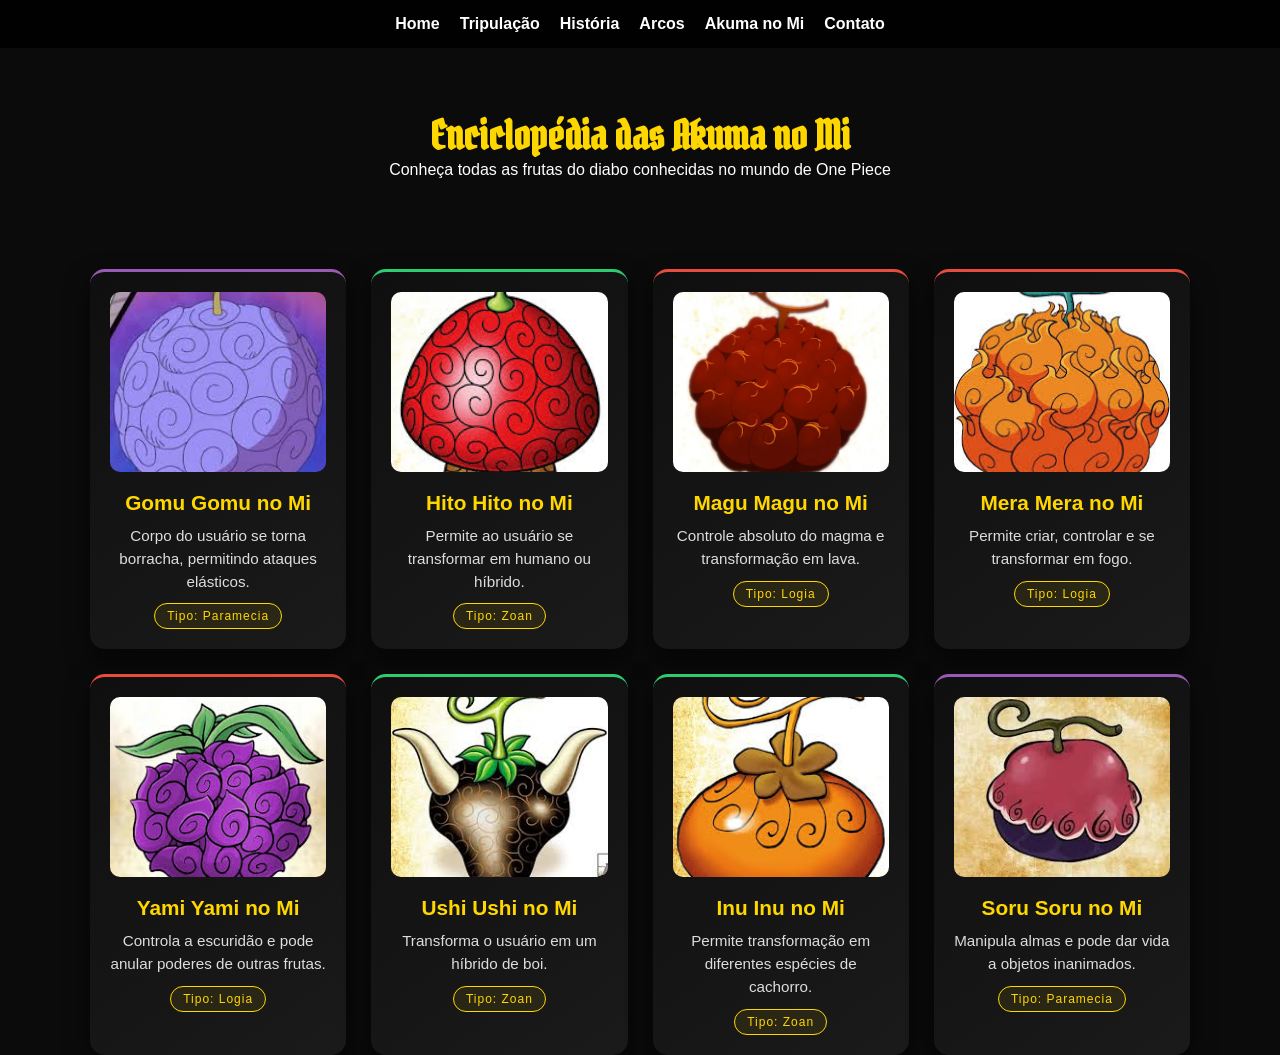
<file: pages/akuma-no-mi.html>
<!DOCTYPE html>
<html lang="pt-br">

<head>
    <meta charset="UTF-8">
    <meta name="viewport" content="width=device-width, initial-scale=1.0">
    <link rel="stylesheet" href="../css/style.css">
    <title>Akuma no Mi - One Piece</title>
</head>

<body>
    <nav class="op-nav">
        <a href="../index.html">Home</a>
        <a href="tripulacao.html">Tripulação</a>
        <a href="historia.html">História</a>
        <a href="arcos.html">Arcos</a>
        <a href="akuma-no-mi.html">Akuma no Mi</a>
        <a href="contato.html">Contato</a>
    </nav>

    <header class="ak-top">

        <div class="ak-titlebox">
            <h1>Enciclopédia das Akuma no Mi</h1>
            <p>Conheça todas as frutas do diabo conhecidas no mundo de One Piece</p>
        </div>


    </header>

    <main class="ak-main">

        <section class="frutas-container">

            <div class="fruta paramecia">
                <img src="../imagens/akumanomi/gomugomu.jpg" alt="Gomu Gomu no Mi">
                <h2>Gomu Gomu no Mi</h2>
                <p>Corpo do usuário se torna borracha, permitindo ataques elásticos.</p>
                <span>Tipo: Paramecia</span>
            </div>

            <div class="fruta zoan">
                <img src="../imagens/akumanomi/hitohito.jpg" alt="Hito Hito no Mi">
                <h2>Hito Hito no Mi</h2>
                <p>Permite ao usuário se transformar em humano ou híbrido.</p>
                <span>Tipo: Zoan</span>
            </div>

            <div class="fruta logia">
                <img src="../imagens/akumanomi/magumagu.webp" alt="Magu Magu no Mi">
                <h2>Magu Magu no Mi</h2>
                <p>Controle absoluto do magma e transformação em lava.</p>
                <span>Tipo: Logia</span>
            </div>

            <div class="fruta logia">
                <img src="../imagens/akumanomi/meramera.jpg" alt="Mera Mera no Mi">
                <h2>Mera Mera no Mi</h2>
                <p>Permite criar, controlar e se transformar em fogo.</p>
                <span>Tipo: Logia</span>
            </div>

            <div class="fruta logia">
                <img src="../imagens/akumanomi/yamiyami.jpg" alt="Yami Yami no Mi">
                <h2>Yami Yami no Mi</h2>
                <p>Controla a escuridão e pode anular poderes de outras frutas.</p>
                <span>Tipo: Logia</span>
            </div>

            <div class="fruta zoan">
                <img src="../imagens/akumanomi/ushiushi.jpg" alt="Ushi Ushi no Mi">
                <h2>Ushi Ushi no Mi</h2>
                <p>Transforma o usuário em um híbrido de boi.</p>
                <span>Tipo: Zoan</span>
            </div>

            <div class="fruta zoan">
                <img src="../imagens/akumanomi/inuinu.jpg" alt="Inu Inu no Mi">
                <h2>Inu Inu no Mi</h2>
                <p>Permite transformação em diferentes espécies de cachorro.</p>
                <span>Tipo: Zoan</span>
            </div>

            <div class="fruta paramecia">
                <img src="../imagens/akumanomi/sorusoru.jpg" alt="Soru Soru no Mi">
                <h2>Soru Soru no Mi</h2>
                <p>Manipula almas e pode dar vida a objetos inanimados.</p>
                <span>Tipo: Paramecia</span>
            </div>

        </section>

    </main>

</body>

</html>
</file>
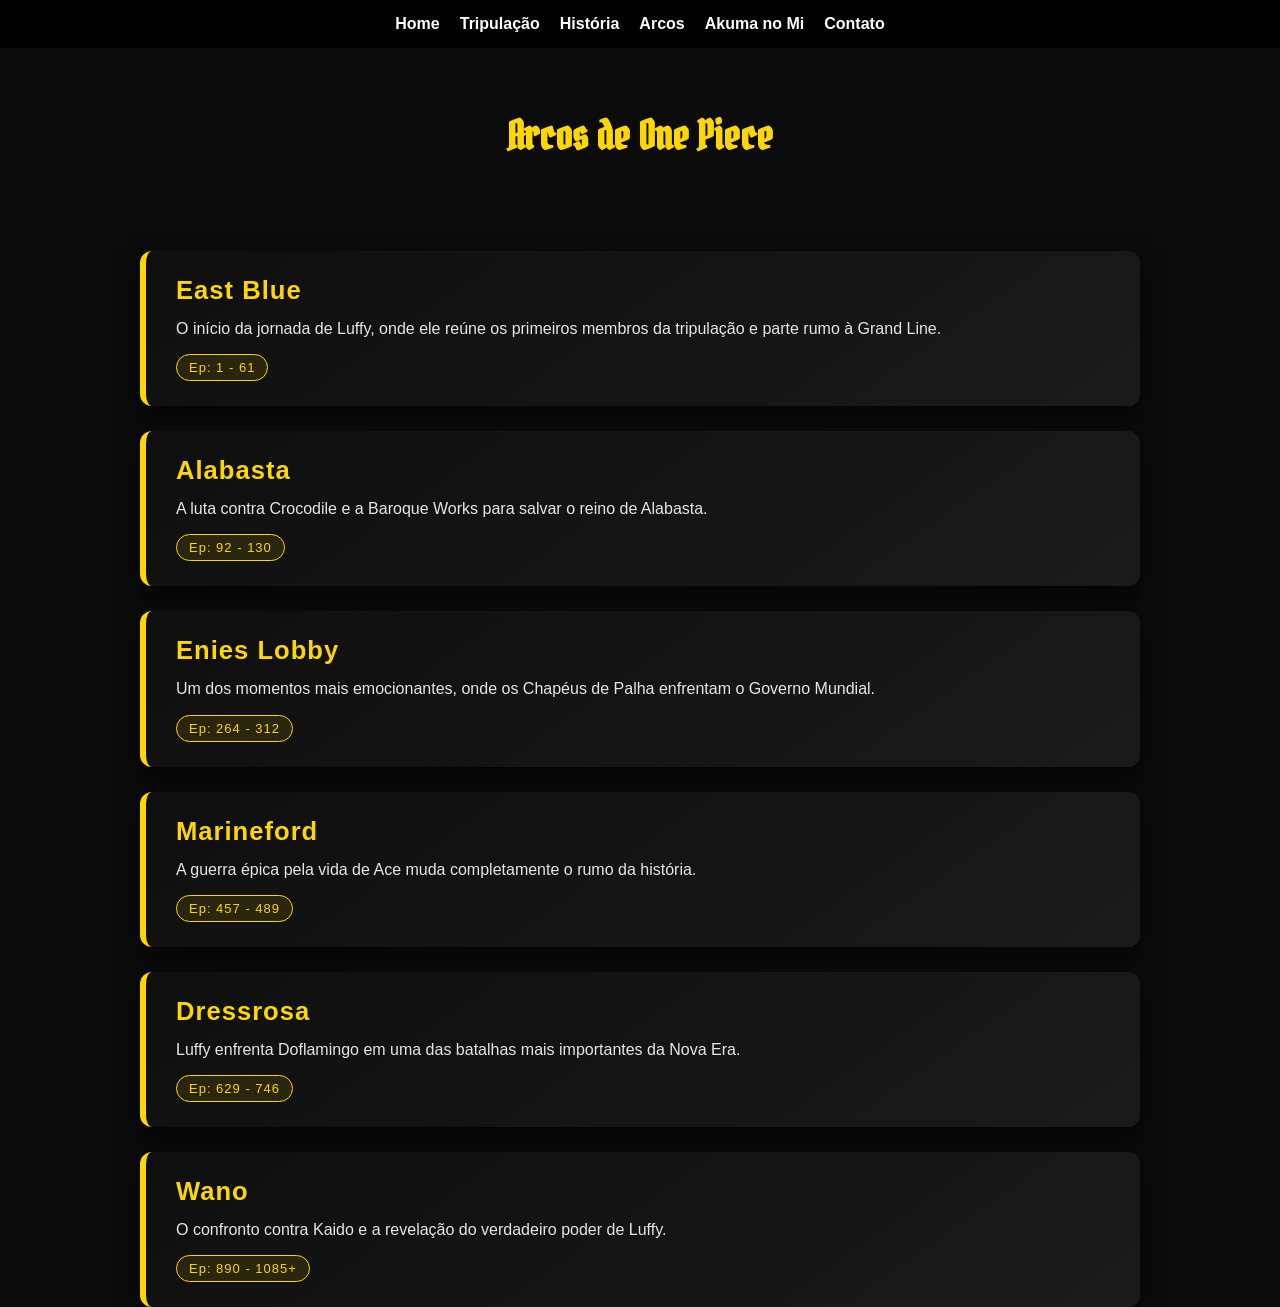
<file: pages/arcos.html>
<!DOCTYPE html>
<html lang="pt-br">

<head>
    <meta charset="UTF-8">
    <meta name="viewport" content="width=device-width, initial-scale=1.0">
    <link rel="stylesheet" href="../css/style.css">
    <title>Arcos - One Piece</title>
</head>

<body>

    <nav class="op-nav">
        <a href="../index.html">Home</a>
        <a href="tripulacao.html">Tripulação</a>
        <a href="historia.html">História</a>
        <a href="arcos.html">Arcos</a>
        <a href="akuma-no-mi.html">Akuma no Mi</a>
        <a href="contato.html">Contato</a>
    </nav>

    <header>
        <h1>Arcos de One Piece</h1>
    </header>

    <main>

        <section class="arcos-container">

            <div class="arco">
                <h2>East Blue</h2>
                <p>
                    O início da jornada de Luffy, onde ele reúne os primeiros membros da tripulação
                    e parte rumo à Grand Line.
                </p>
                <span>Ep: 1 - 61</span>
            </div>

            <div class="arco">
                <h2>Alabasta</h2>
                <p>
                    A luta contra Crocodile e a Baroque Works para salvar o reino de Alabasta.
                </p>
                <span>Ep: 92 - 130</span>
            </div>

            <div class="arco">
                <h2>Enies Lobby</h2>
                <p>
                    Um dos momentos mais emocionantes, onde os Chapéus de Palha enfrentam o Governo Mundial.
                </p>
                <span>Ep: 264 - 312</span>
            </div>

            <div class="arco">
                <h2>Marineford</h2>
                <p>
                    A guerra épica pela vida de Ace muda completamente o rumo da história.
                </p>
                <span>Ep: 457 - 489</span>
            </div>

            <div class="arco">
                <h2>Dressrosa</h2>
                <p>
                    Luffy enfrenta Doflamingo em uma das batalhas mais importantes da Nova Era.
                </p>
                <span>Ep: 629 - 746</span>
            </div>

            <div class="arco">
                <h2>Wano</h2>
                <p>
                    O confronto contra Kaido e a revelação do verdadeiro poder de Luffy.
                </p>
                <span>Ep: 890 - 1085+</span>
            </div>

        </section>

    </main>

</body>

</html>
</file>
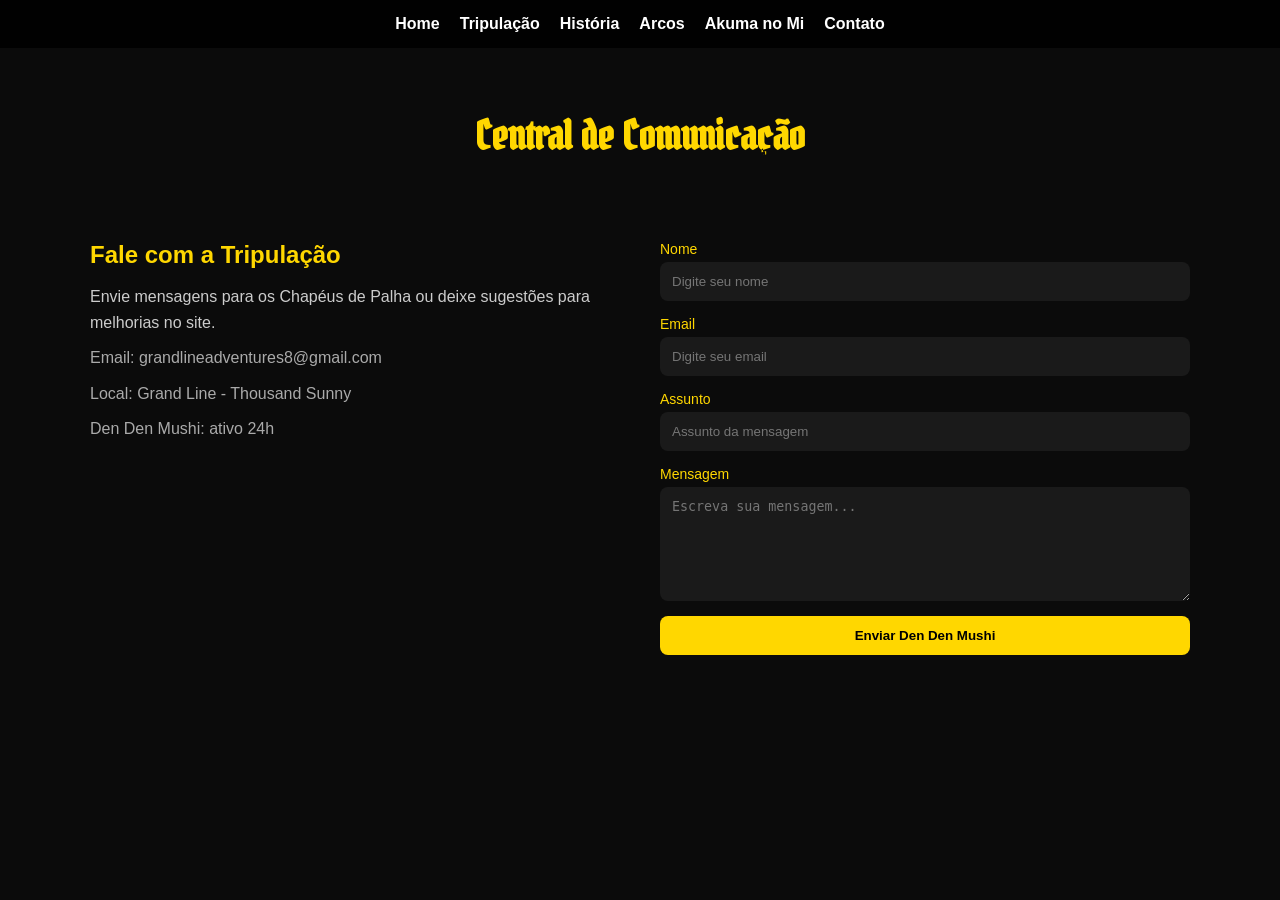
<file: pages/contato.html>
<!DOCTYPE html>
<html lang="pt-br">

<head>
    <meta charset="UTF-8">
    <meta name="viewport" content="width=device-width, initial-scale=1.0">
    <link rel="stylesheet" href="../css/style.css">
    <title>Contato - One Piece</title>
</head>

<body>

    <nav class="op-nav">
        <a href="../index.html">Home</a>
        <a href="tripulacao.html">Tripulação</a>
        <a href="historia.html">História</a>
        <a href="arcos.html">Arcos</a>
        <a href="akuma-no-mi.html">Akuma no Mi</a>
        <a href="contato.html">Contato</a>
    </nav>

    <header class="page-header">
        <h1>Central de Comunicação</h1>
    </header>

    <main class="comm-main">

        <section class="comm-panel">

            <div class="comm-info">

                <h2>Fale com a Tripulação</h2>

                <p>
                    Envie mensagens para os Chapéus de Palha ou deixe sugestões
                    para melhorias no site.
                </p>

                <div class="comm-data">
                    <p> Email: grandlineadventures8@gmail.com</p>
                    <p> Local: Grand Line - Thousand Sunny</p>
                    <p> Den Den Mushi: ativo 24h</p>
                </div>

            </div>

            <form class="comm-form">

                <div class="comm-field">
                    <label>Nome</label>
                    <input type="text" placeholder="Digite seu nome" required>
                </div>

                <div class="comm-field">
                    <label>Email</label>
                    <input type="email" placeholder="Digite seu email" required>
                </div>

                <div class="comm-field">
                    <label>Assunto</label>
                    <input type="text" placeholder="Assunto da mensagem">
                </div>

                <div class="comm-field">
                    <label>Mensagem</label>
                    <textarea rows="6" placeholder="Escreva sua mensagem..." required></textarea>
                </div>

                <button type="submit" class="comm-button">Enviar Den Den Mushi</button>

            </form>

        </section>

    </main>

</body>

</html>
</file>
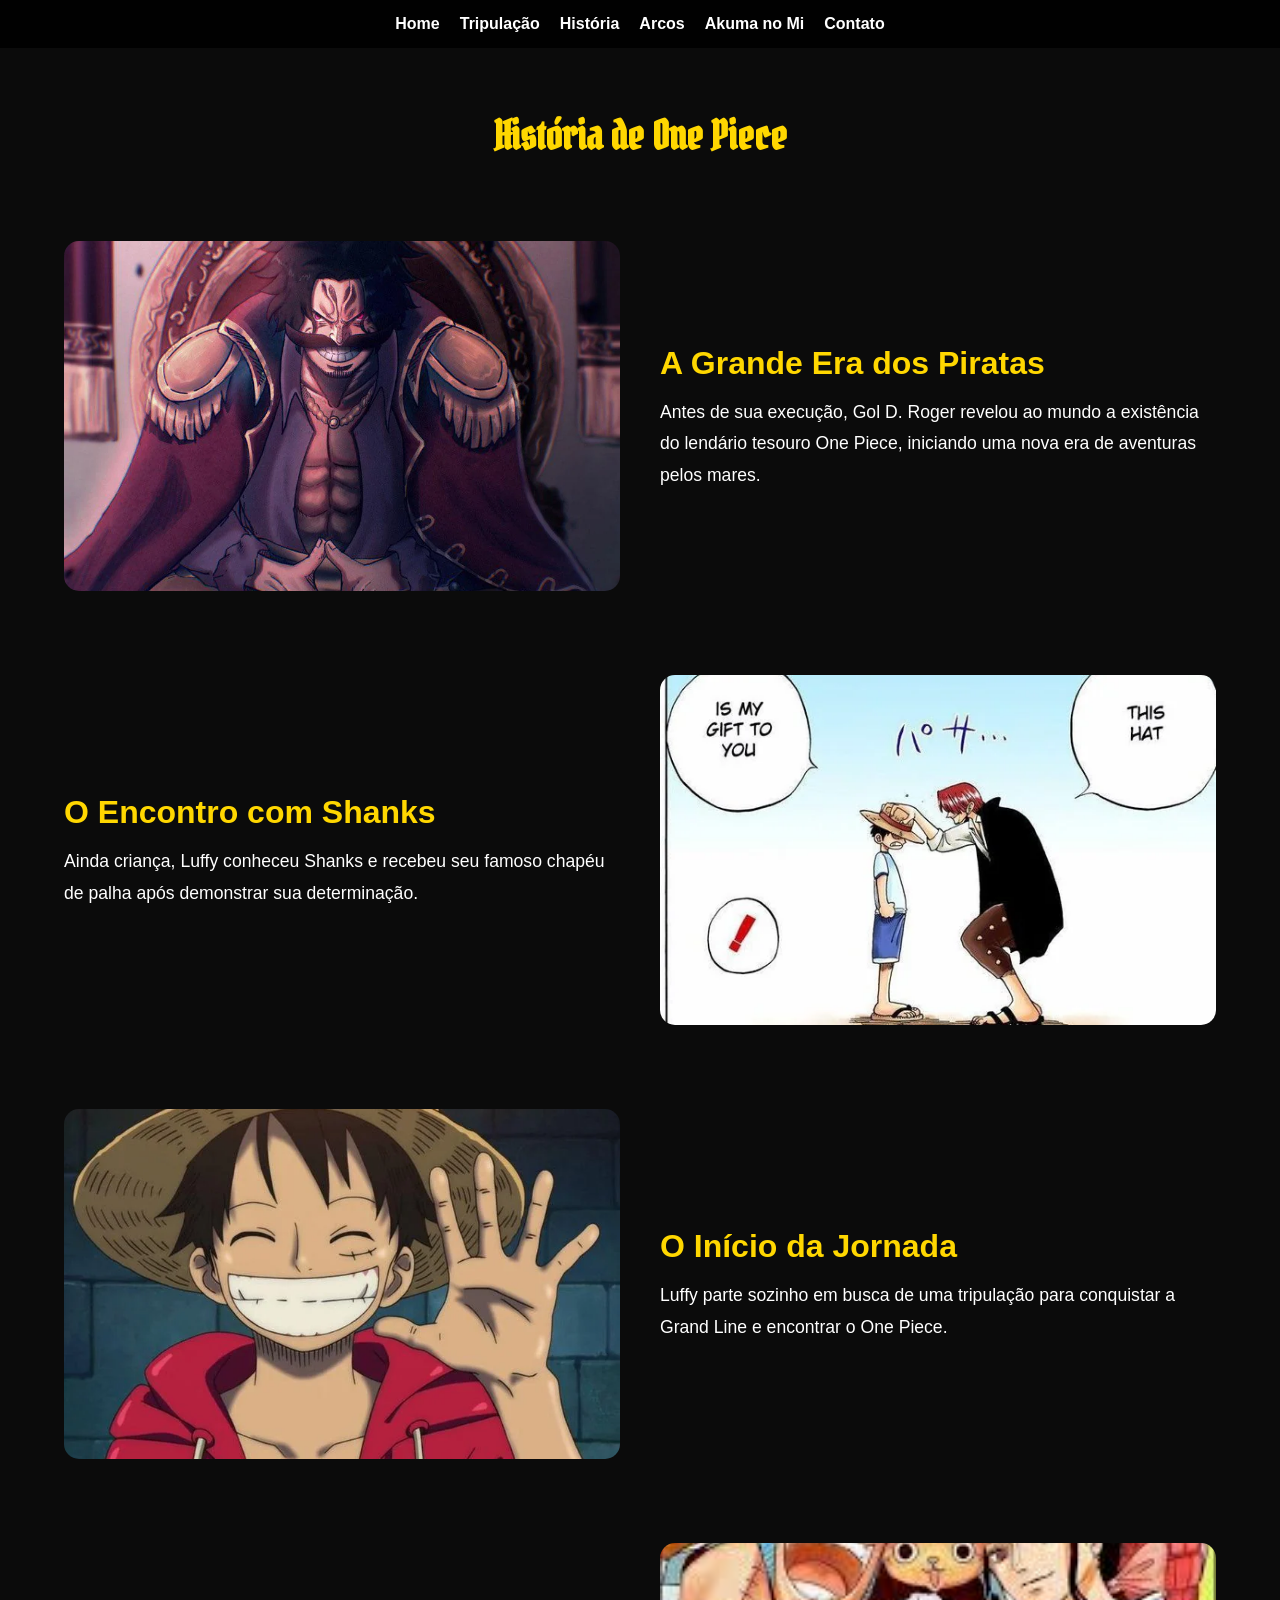
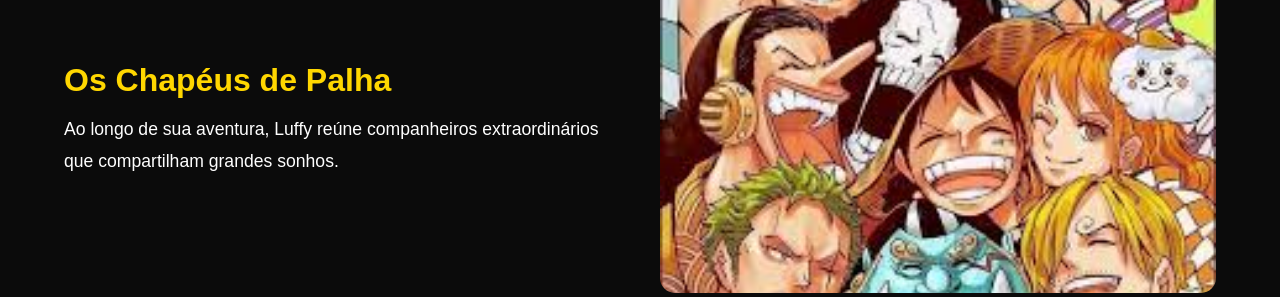
<file: pages/historia.html>
<!DOCTYPE html>
<html lang="pt-br">

<head>
    <meta charset="UTF-8">
    <meta name="viewport" content="width=device-width, initial-scale=1.0">
    <link rel="stylesheet" href="../css/style.css">
    <title>História de One Piece</title>
    <script src="https://code.jquery.com/jquery-3.7.1.min.js"></script>
    <script src="../js/script.js"></script>
</head>

<body>

    <nav class="op-nav">
        <a href="../index.html">Home</a>
        <a href="tripulacao.html">Tripulação</a>
        <a href="historia.html">História</a>
        <a href="arcos.html">Arcos</a>
        <a href="akuma-no-mi.html">Akuma no Mi</a>
        <a href="contato.html">Contato</a>
    </nav>

    <header class="page-header">
        <h1>História de One Piece</h1>
    </header>

    <section class="timeline">

        <div class="evento">
            <div class="evento-img">
                <img class="slider" src="../imagens/historia/roger.webp" data-img1="../imagens/historia/roger.webp"
                    data-img2="../imagens/historia/roger2.jpg" data-img3="../imagens/historia/roger3.jpg" alt="Gol D. Roger">
            </div>

            <div class="evento-texto">
                <h2>A Grande Era dos Piratas</h2>
                <p>
                    Antes de sua execução, Gol D. Roger revelou ao mundo
                    a existência do lendário tesouro One Piece, iniciando
                    uma nova era de aventuras pelos mares.
                </p>
            </div>
        </div>

        <div class="evento invertido">
            <div class="evento-img">
                <img class="slider" src="../imagens/historia/shanks.webp" data-img1="../imagens/historia/shanks.webp"
                    data-img2="../imagens/historia/shanks2.jpg" data-img3="../imagens/historia/shanks3.webp" alt="Shanks">
            </div>

            <div class="evento-texto">
                <h2>O Encontro com Shanks</h2>
                <p>
                    Ainda criança, Luffy conheceu Shanks e recebeu seu
                    famoso chapéu de palha após demonstrar sua determinação.
                </p>
            </div>
        </div>

        <div class="evento">
            <div class="evento-img">
                <img class="slider" src="../imagens/historia/luffy.loop.webp" data-img1="../imagens/historia/luffy.loop.webp"
                    data-img2="../imagens/historia/luffy.loop2.jpg" data-img3="../imagens/historia/luffy.loop3.webp" alt="Luffy">
            </div>

            <div class="evento-texto">
                <h2>O Início da Jornada</h2>
                <p>
                    Luffy parte sozinho em busca de uma tripulação para
                    conquistar a Grand Line e encontrar o One Piece.
                </p>
            </div>
        </div>

        <div class="evento invertido">
            <div class="evento-img">
                <img class="slider" src="../imagens/historia/mugiwara.jpg" data-img1="../imagens/historia/mugiwara.jpg"
                    data-img2="../imagens/historia/mugiwara2.jpg" data-img3="../imagens/historia/mugiwara3.jpg" alt="Tripulação">
            </div>

            <div class="evento-texto">
                <h2>Os Chapéus de Palha</h2>
                <p>
                    Ao longo de sua aventura, Luffy reúne companheiros
                    extraordinários que compartilham grandes sonhos.
                </p>
            </div>
        </div>

    </section>

</body>

</html>
</file>
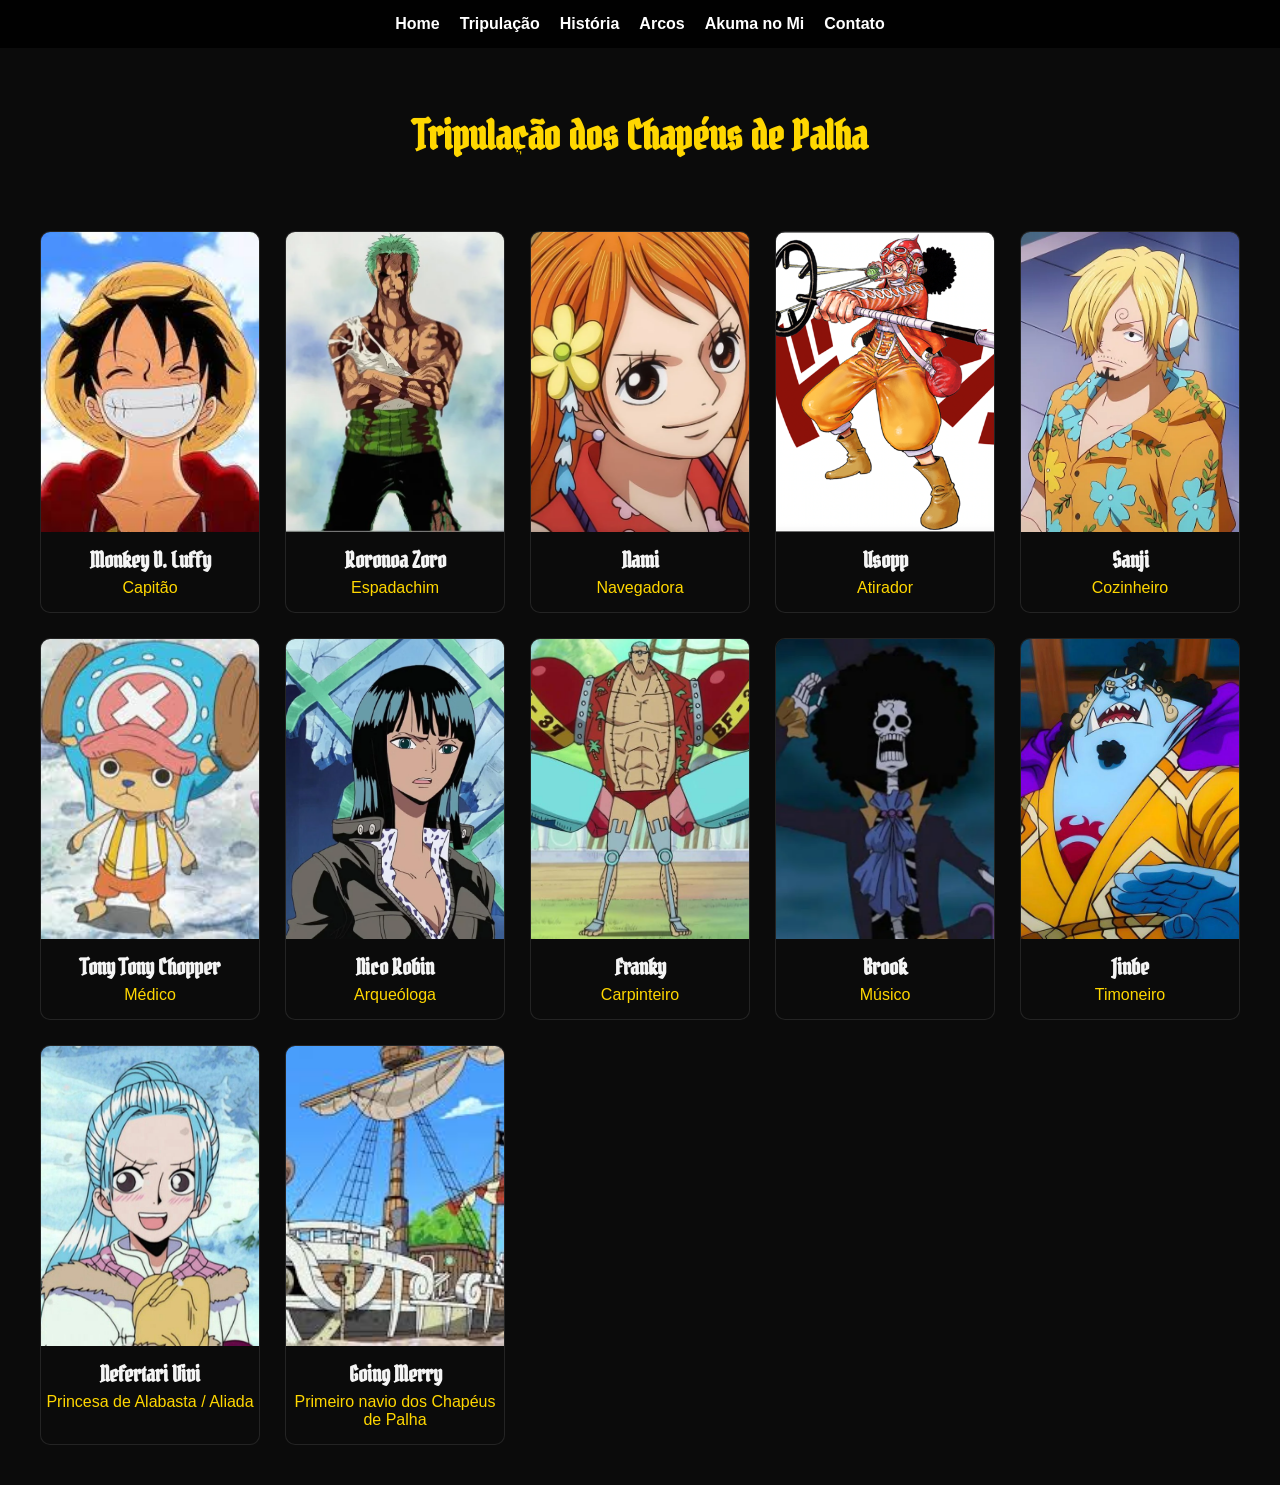
<file: pages/tripulacao.html>
<!DOCTYPE html>
<html lang="pt-br">

<head>
    <meta charset="UTF-8">
    <meta name="viewport" content="width=device-width, initial-scale=1.0">
    <link rel="stylesheet" href="../css/style.css">
    <title>Tripulação dos Chapéus de Palha</title>
</head>

<body>

    <nav class="op-nav">
        <a href="../index.html">Home</a>
        <a href="tripulacao.html">Tripulação</a>
        <a href="historia.html">História</a>
        <a href="arcos.html">Arcos</a>
        <a href="akuma-no-mi.html">Akuma no Mi</a>
        <a href="contato.html">Contato</a>
    </nav>

    <header class="page-header">
        <h1>Tripulação dos Chapéus de Palha</h1>
    </header>
    <section class="tripulacao">

        <div class="membro">
            <img src="../imagens/tripulacao/luffy.jpg" alt="Monkey D. Luffy">
            <h2>Monkey D. Luffy</h2>
            <p>Capitão</p>
        </div>

        <div class="membro">
            <img src="../imagens/tripulacao/zoro.webp" alt="Roronoa Zoro">
            <h2>Roronoa Zoro</h2>
            <p>Espadachim</p>
        </div>

        <div class="membro">
            <img src="../imagens/tripulacao/nami.webp" alt="Nami">
            <h2>Nami</h2>
            <p>Navegadora</p>
        </div>

        <div class="membro">
            <img src="../imagens/tripulacao/usopp.png" alt="Usopp">
            <h2>Usopp</h2>
            <p>Atirador</p>
        </div>

        <div class="membro">
            <img src="../imagens/tripulacao/sanji.webp" alt="Sanji">
            <h2>Sanji</h2>
            <p>Cozinheiro</p>
        </div>

        <div class="membro">
            <img src="../imagens/tripulacao/chopper.jpg" alt="Tony Tony Chopper">
            <h2>Tony Tony Chopper</h2>
            <p>Médico</p>
        </div>

        <div class="membro">
            <img src="../imagens/tripulacao/robin.webp" alt="Nico Robin">
            <h2>Nico Robin</h2>
            <p>Arqueóloga</p>
        </div>

        <div class="membro">
            <img src="../imagens/tripulacao/franky.jpg" alt="Franky">
            <h2>Franky</h2>
            <p>Carpinteiro</p>
        </div>

        <div class="membro">
            <img src="../imagens/tripulacao/brook.webp" alt="Brook">
            <h2>Brook</h2>
            <p>Músico</p>
        </div>

        <div class="membro">
            <img src="../imagens/tripulacao/jinbe.jpeg" alt="Jinbe">
            <h2>Jinbe</h2>
            <p>Timoneiro</p>
        </div>

        <div class="membro">
            <img src="../imagens/tripulacao/vivi.jpg" alt="Nefertari Vivi">
            <h2>Nefertari Vivi</h2>
            <p>Princesa de Alabasta / Aliada</p>

        </div>

        <div class="membro">
            <img src="../imagens/tripulacao/merry.jpg" alt="Going Merry">
            <h2>Going Merry</h2>
            <p>Primeiro navio dos Chapéus de Palha</p>
        </div>

    </section>
</file>
<file: css/style.css>
@import url('https://fonts.googleapis.com/css2?family=Pirata+One&display=swap');

* {
    margin: 0;
    padding: 0;
    box-sizing: border-box;
}

body {
    width: 100%;
    height: 100vh;
    font-family: Arial, sans-serif;
    background-color: #0b0b0b;
    color: white;
    padding-top: 80px;
}

nav {
    background: #191d28;
    padding: 15px;
}

nav ul {
    list-style: none;
    display: flex;
    gap: 20px;
    justify-content: center;
    margin: 0;
    padding: 0;
}

nav a {
    color: white;
    text-decoration: none;
}

nav a:hover {
    color: gold;
}

#navborder {
    border-radius: 15px;
}

.container {
    padding: 40px;
    text-align: center;
}

.container p {
    font-size: 20px;
    margin-top: 20px;
    color: white;
}

h1 {
    color: gold;
    font-size: 2.5rem;
    font-family: "Pirata One", system-ui;
}

.background-image {
    z-index: -1;
    width: 100%;
    height: 100%;
    position: absolute;
    top: 0;
}

#rodape {
    background: #0000;
    padding: 10px;
    text-align: center;
    position: absolute;
    bottom: 0;
    width: 100%;
}

.footer-social {
    display: flex;
    justify-content: center;
    gap: 20px;
    position: absolute;
    right: 20px;
    top: 10px;
}

.footer-info p {
    color: white;
    font-size: 12px;
}

.social-icon {
    width: 30px;
    transition: 0.3s;
}

.social-icon:hover {
    transform: scale(1.2);
}

.tripulacao {
    display: grid;
    grid-template-columns: repeat(auto-fit, minmax(220px, 1fr));
    gap: 25px;
    padding: 40px;
}

.membro {
    background-color: #0b0b0b;
    border: 1px solid rgba(255, 255, 255, 0.1);
    border-radius: 10px;
    text-align: center;
    overflow: hidden;
    transition: 0.3s;
}

.membro:hover {
    transform: scale(1.05);
    border-color: gold;
}

.membro img {
    width: 100%;
    height: 300px;
    object-fit: cover;
}

.membro h2 {
    font-family: "Pirata One", system-ui;
    font-size: 22px;
    color: whitesmoke;
    margin: 10px 0 5px;
}

.membro p {
    color: gold;
    margin-bottom: 15px;
}

header {
    text-align: center;
    padding: 30px;
}

.background-video {
    position: absolute;
    top: 0;
    left: 0;

    width: 100%;
    height: 100%;

    object-fit: cover;
    z-index: -1;
}

.voltar {
    display: inline-block;
    margin-top: 10px;
    color: white;
    text-decoration: none;
    font-size: 14px;
}

.voltar:hover {
    color: gold;
}

.timeline {
    width: 90%;
    max-width: 1200px;
    margin: 50px auto;
}

.evento {
    display: flex;
    align-items: center;
    gap: 40px;
    margin-bottom: 80px;
}

.evento.invertido {
    flex-direction: row-reverse;
}

.evento-img {
    flex: 1;
}

.evento-img img {
    width: 100%;
    height: 350px;
    object-fit: cover;
    border-radius: 15px;
}

.evento-texto {
    flex: 1;
}

.evento-texto h2 {
    color: gold;
    margin-bottom: 15px;
    font-size: 2rem;
}

.evento-texto p {
    line-height: 1.8;
    font-size: 1.1rem;
}

@media(max-width:768px) {

    .evento,
    .evento.invertido {
        flex-direction: column;
    }

    .evento-texto {
        text-align: center;
    }
}

.arcos-container {
    width: 90%;
    max-width: 1000px;
    margin: 60px auto;
    display: flex;
    flex-direction: column;
    gap: 25px;
}

.arco {
    background: linear-gradient(145deg, #0f0f0f, #1a1a1a);
    padding: 25px 30px;
    border-left: 6px solid gold;
    border-radius: 12px;

    position: relative;
    overflow: hidden;

    transition: all 0.35s ease;

    box-shadow: 0 10px 25px rgba(0, 0, 0, 0.6);
}

.arco::before {
    content: "";
    position: absolute;
    top: 0;
    left: -100%;
    width: 100%;
    height: 100%;

    background: linear-gradient(120deg,
            transparent,
            rgba(255, 215, 0, 0.08),
            transparent);

    transition: 0.5s;
}

.arco:hover {
    transform: translateY(-6px) scale(1.02);
    border-left: 6px solid white;
    box-shadow: 0 15px 35px rgba(0, 0, 0, 0.8);
}

.arco:hover::before {
    left: 100%;
}

.arco h2 {
    color: gold;
    margin-bottom: 10px;
    font-size: 1.6rem;
    letter-spacing: 1px;
}

.arco p {
    line-height: 1.7;
    font-size: 1rem;
    color: #e6e6e6;
    max-width: 850px;
}

.arco span {
    display: inline-block;
    margin-top: 12px;
    padding: 5px 12px;

    background: rgba(255, 215, 0, 0.1);
    border: 1px solid gold;
    border-radius: 20px;

    font-size: 13px;
    color: gold;
    letter-spacing: 1px;
}


.frutas-container {
    width: 90%;
    max-width: 1100px;
    margin: 60px auto;

    display: grid;
    grid-template-columns: repeat(auto-fit, minmax(250px, 1fr));
    gap: 25px;
}

.fruta {
    background: linear-gradient(145deg, #0f0f0f, #1a1a1a);
    border-radius: 15px;
    padding: 20px;

    text-align: center;
    position: relative;
    overflow: hidden;

    transition: 0.3s;

    box-shadow: 0 10px 25px rgba(0, 0, 0, 0.6);
}

.fruta img {
    width: 100%;
    height: 180px;
    object-fit: cover;
    border-radius: 10px;
    margin-bottom: 15px;
}

.fruta:hover {
    transform: translateY(-8px) scale(1.03);
    box-shadow: 0 15px 35px rgba(0, 0, 0, 0.8);
}

.fruta h2 {
    color: gold;
    font-size: 1.3rem;
    margin-bottom: 10px;
}

.fruta p {
    font-size: 0.95rem;
    color: #ddd;
    line-height: 1.5;
    margin-bottom: 10px;
}

.fruta span {
    display: inline-block;
    padding: 5px 12px;
    border-radius: 20px;

    font-size: 12px;
    letter-spacing: 1px;

    border: 1px solid gold;
    color: gold;
    background: rgba(255, 215, 0, 0.08);
}

.paramecia {
    border-top: 3px solid #9b59b6;
}

.zoan {
    border-top: 3px solid #2ecc71;
}

.logia {
    border-top: 3px solid #e74c3c;
}

.comm-header {
    text-align: center;
    padding: 30px;
}

.comm-header h1 {
    color: gold;
    font-size: 2.5rem;
}

.comm-back {
    color: white;
    text-decoration: none;
    display: inline-block;
    margin-top: 10px;
}

.comm-back:hover {
    color: gold;
}

.comm-main {
    width: 90%;
    max-width: 1100px;
    margin: auto;
}

.comm-panel {
    display: flex;
    gap: 40px;
    margin-top: 50px;
    flex-wrap: wrap;
}

.comm-info {
    flex: 1;
}

.comm-info h2 {
    color: gold;
    margin-bottom: 15px;
}

.comm-info p {
    color: #ccc;
    line-height: 1.6;
}

.comm-data p {
    margin: 10px 0;
    color: #aaa;
}

.comm-form {
    flex: 1;
    display: flex;
    flex-direction: column;
    gap: 15px;
}

.comm-field {
    display: flex;
    flex-direction: column;
    gap: 5px;
}

.comm-field label {
    color: gold;
    font-size: 14px;
}

.comm-field input,
.comm-field textarea {
    padding: 12px;
    border: none;
    border-radius: 8px;
    outline: none;
    background: #1a1a1a;
    color: white;
}


.comm-button {
    padding: 12px;
    border: none;
    border-radius: 8px;
    background: gold;
    color: black;
    font-weight: bold;
    cursor: pointer;
    transition: 0.3s;
}

.comm-button:hover {
    background: white;
}

.ak-back {
    color: white;
    text-decoration: none;
}

.ak-back:visited {
    color: white;
}

.ak-back:hover {
    color: gold;
}

.op-nav {
    position: fixed;
    top: 0;
    left: 0;

    width: 100%;
    background: rgba(0, 0, 0, 0.9);
    backdrop-filter: blur(8px);

    display: flex;
    justify-content: center;
    gap: 20px;

    padding: 15px;
    z-index: 999;
}

.op-nav a {
    color: white;
    text-decoration: none;
    font-weight: bold;
    transition: 0.3s;
}

.op-nav a:hover {
    color: gold;
}

@media(max-width:768px) {
    .comm-panel {
        flex-direction: column;
    }
}
</file>
